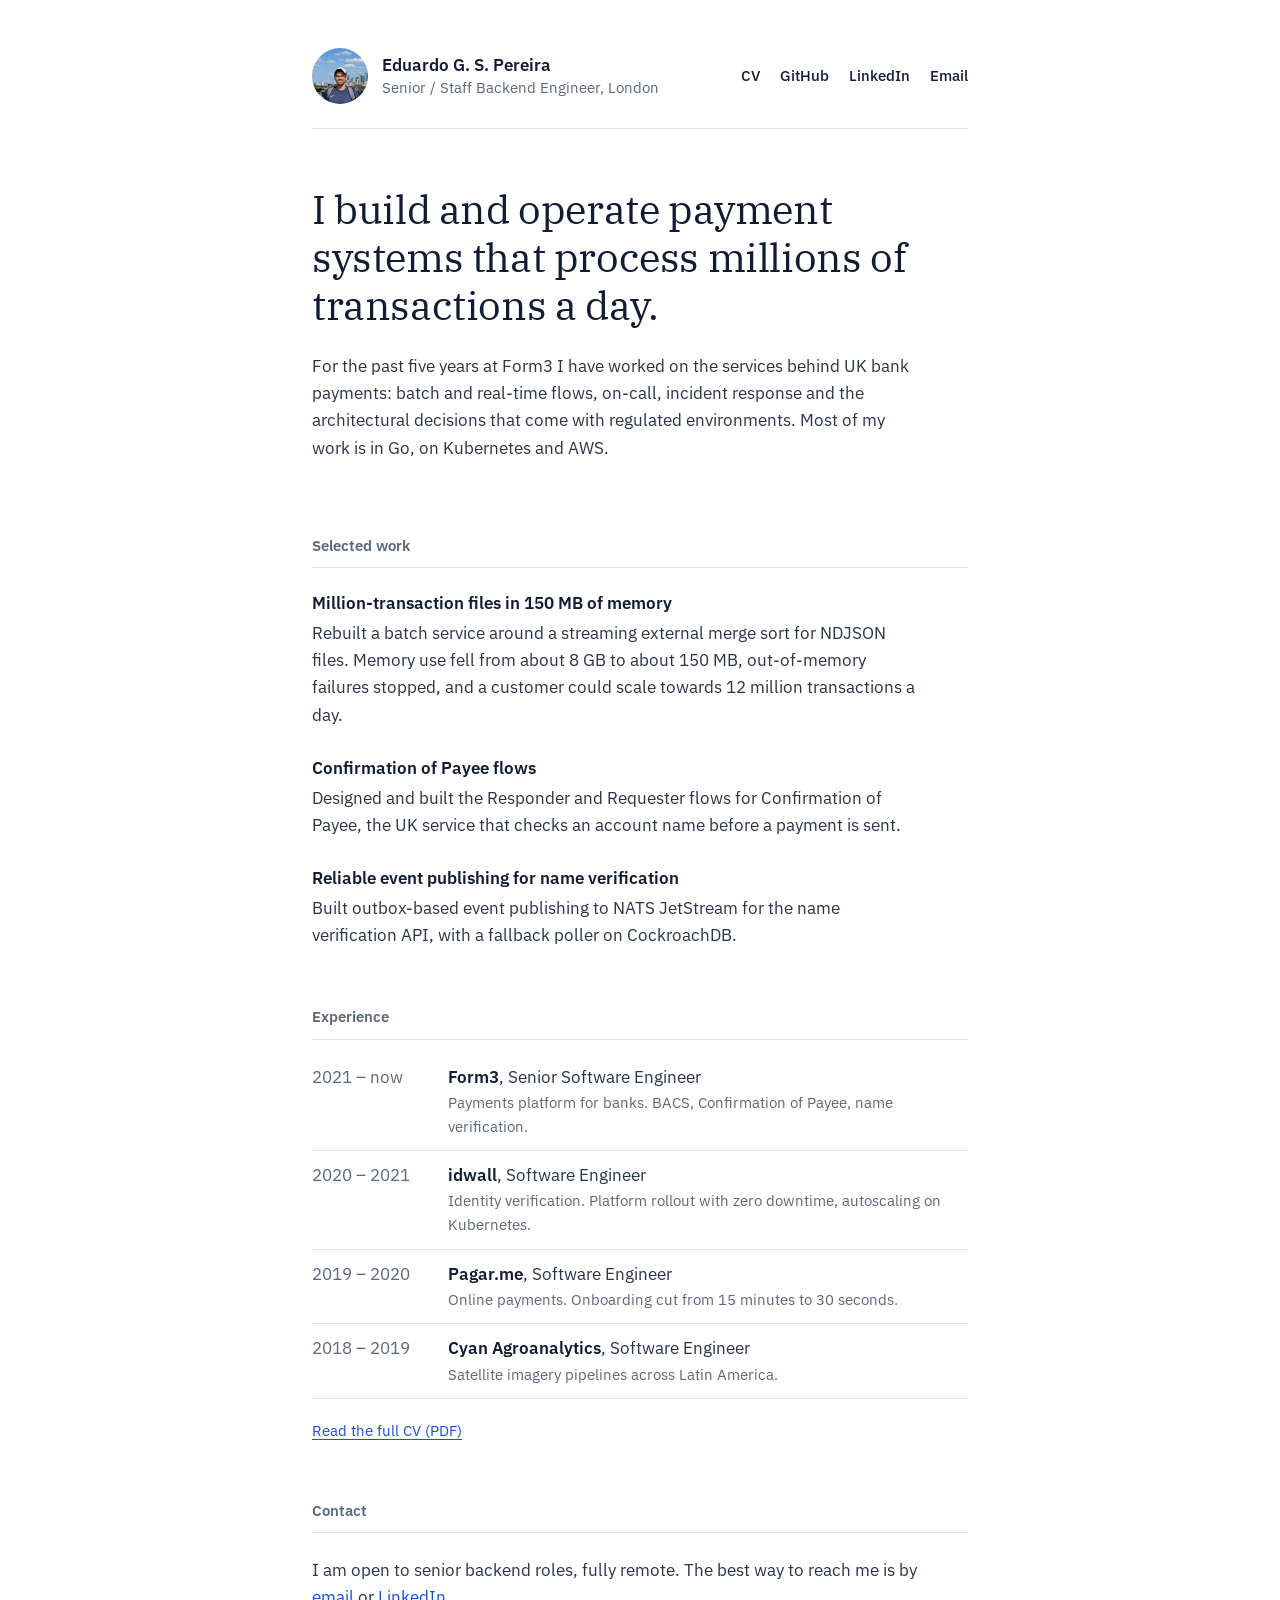
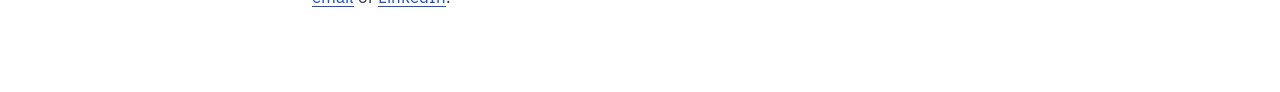
<file: index.html>
<!DOCTYPE html>
<html lang="en">
<head>
  <!-- Google tag (gtag.js) -->
  <script async src="https://www.googletagmanager.com/gtag/js?id=G-3CJ2CJSDPY"></script>
  <script>
    window.dataLayer = window.dataLayer || [];
    function gtag(){dataLayer.push(arguments);}
    gtag('js', new Date());

    gtag('config', 'G-3CJ2CJSDPY');
  </script>
  <meta charset="UTF-8">
  <meta name="viewport" content="width=device-width,initial-scale=1">
  <title>Eduardo G. S. Pereira &ndash; Senior Backend Engineer</title>
  <meta name="description" content="Senior backend engineer building payment systems that process millions of transactions a day. Go, Kubernetes and AWS.">
  <meta property="og:type" content="website">
  <meta property="og:url" content="https://eduardogspereira.github.io/">
  <meta property="og:title" content="Eduardo G. S. Pereira &ndash; Senior Backend Engineer">
  <meta property="og:description" content="Senior backend engineer building payment systems that process millions of transactions a day. Go, Kubernetes and AWS.">
  <meta property="og:image" content="https://eduardogspereira.github.io/assets/photo.jpg">
  <meta name="color-scheme" content="light dark">
  <link rel="preconnect" href="https://fonts.googleapis.com">
  <link rel="preconnect" href="https://fonts.gstatic.com" crossorigin>
  <link href="https://fonts.googleapis.com/css2?family=IBM+Plex+Sans:wght@400;500;600&family=IBM+Plex+Serif:wght@400;500&display=swap" rel="stylesheet">
  <link rel="stylesheet" href="style.css">
  <link rel="icon" href="assets/favicon.svg" type="image/svg+xml">
</head>
<body>
  <div class="page">

    <header class="masthead">
      <div class="identity">
        <img src="assets/photo.jpg" alt="" class="photo" width="56" height="56">
        <div>
          <h1>Eduardo G. S. Pereira</h1>
          <p class="role">Senior / Staff Backend Engineer, London</p>
        </div>
      </div>

      <nav class="nav" aria-label="Links">
        <a href="resume.pdf">CV</a>
        <a href="https://github.com/eduardogspereira">GitHub</a>
        <a href="https://www.linkedin.com/in/eduardogspereira/">LinkedIn</a>
        <a href="mailto:edu_vcd@hotmail.com">Email</a>
      </nav>
    </header>

    <main>
      <section class="intro">
        <p class="lede">
          I build and operate payment systems that process millions of transactions a day.
        </p>
        <p>
          For the past five years at Form3 I have worked on the services behind UK bank payments:
          batch and real-time flows, on-call, incident response and the architectural decisions
          that come with regulated environments. Most of my work is in Go, on Kubernetes and AWS.
        </p>
      </section>

      <section aria-labelledby="work">
        <h2 id="work">Selected work</h2>

        <article class="item">
          <h3>Million-transaction files in 150 MB of memory</h3>
          <p>
            Rebuilt a batch service around a streaming external merge sort for NDJSON files.
            Memory use fell from about 8 GB to about 150 MB, out-of-memory failures stopped,
            and a customer could scale towards 12 million transactions a day.
          </p>
        </article>

        <article class="item">
          <h3>Confirmation of Payee flows</h3>
          <p>
            Designed and built the Responder and Requester flows for Confirmation of Payee,
            the UK service that checks an account name before a payment is sent.
          </p>
        </article>

        <article class="item">
          <h3>Reliable event publishing for name verification</h3>
          <p>
            Built outbox-based event publishing to NATS JetStream for the name verification
            API, with a fallback poller on CockroachDB.
          </p>
        </article>
      </section>

      <section aria-labelledby="experience">
        <h2 id="experience">Experience</h2>

        <table class="history">
          <tbody>
            <tr>
              <th scope="row">2021 &ndash; now</th>
              <td><strong>Form3</strong>, Senior Software Engineer<span class="note">Payments platform for banks. BACS, Confirmation of Payee, name verification.</span></td>
            </tr>
            <tr>
              <th scope="row">2020 &ndash; 2021</th>
              <td><strong>idwall</strong>, Software Engineer<span class="note">Identity verification. Platform rollout with zero downtime, autoscaling on Kubernetes.</span></td>
            </tr>
            <tr>
              <th scope="row">2019 &ndash; 2020</th>
              <td><strong>Pagar.me</strong>, Software Engineer<span class="note">Online payments. Onboarding cut from 15 minutes to 30 seconds.</span></td>
            </tr>
            <tr>
              <th scope="row">2018 &ndash; 2019</th>
              <td><strong>Cyan Agroanalytics</strong>, Software Engineer<span class="note">Satellite imagery pipelines across Latin America.</span></td>
            </tr>
          </tbody>
        </table>

        <p class="more"><a href="resume.pdf">Read the full CV (PDF)</a></p>
      </section>

      <section aria-labelledby="contact">
        <h2 id="contact">Contact</h2>
        <p>
          I am open to senior backend roles, fully remote. The best way to reach me is by
          <a href="mailto:edu_vcd@hotmail.com">email</a> or
          <a href="https://www.linkedin.com/in/eduardogspereira/">LinkedIn</a>.
        </p>
      </section>
    </main>

  </div>
</body>
</html>
</file>
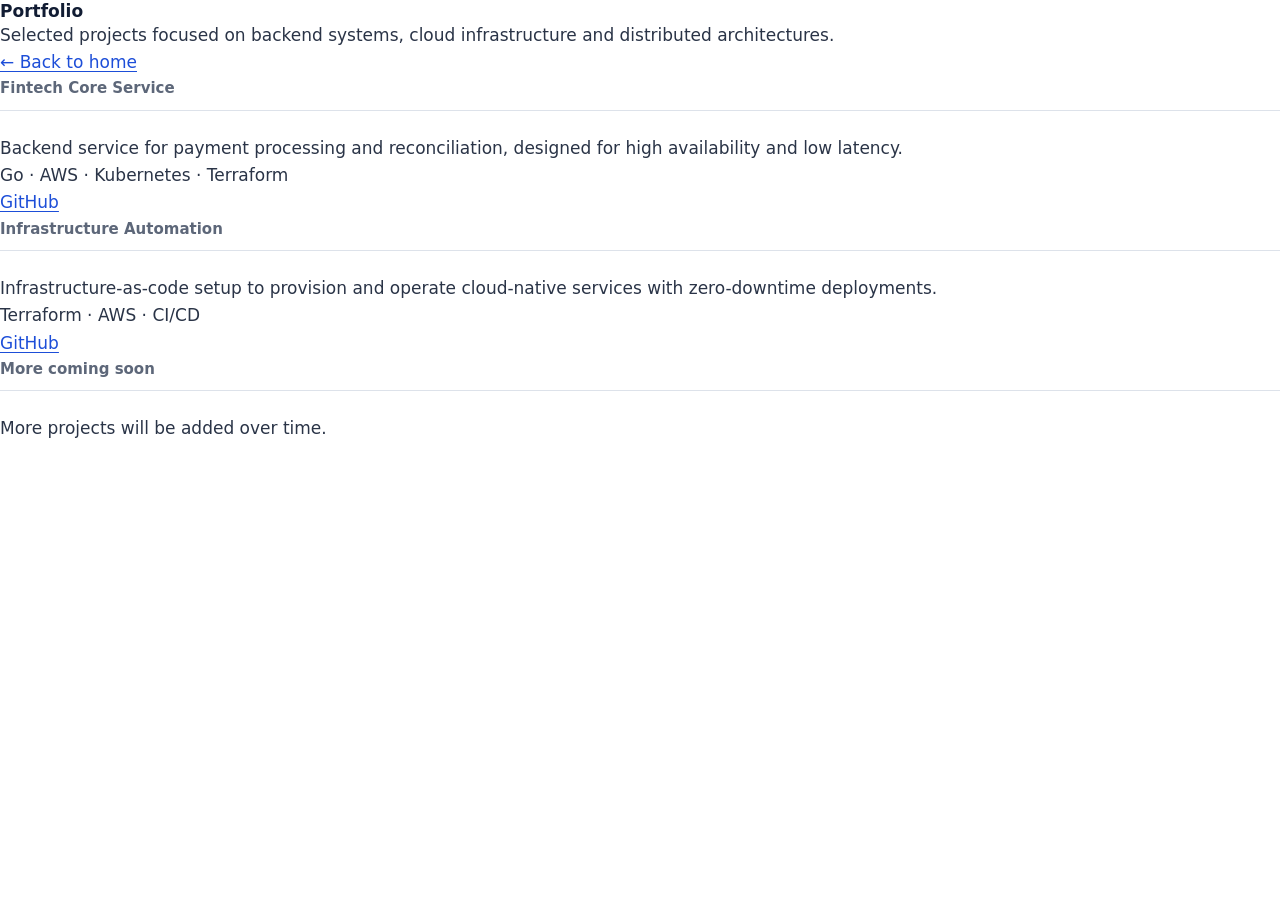
<file: portfolio.html>
<!DOCTYPE html>
<html lang="en">
<head>
    <!-- Google tag (gtag.js) -->
    <script async src="https://www.googletagmanager.com/gtag/js?id=G-3CJ2CJSDPY"></script>
    <script>
        window.dataLayer = window.dataLayer || [];
        function gtag(){dataLayer.push(arguments);}
        gtag('js', new Date());

        gtag('config', 'G-3CJ2CJSDPY');
    </script>
    <meta charset="UTF-8" />
    <meta name="viewport" content="width=device-width, initial-scale=1" />
    <title>Portfolio – Eduardo G. S. Pereira</title>

    <link rel="stylesheet" href="style.css" />
    <link rel="preconnect" href="https://fonts.googleapis.com">
    <link rel="preconnect" href="https://fonts.gstatic.com" crossorigin>
    <link href="https://fonts.googleapis.com/css2?family=Inter:wght@400;500;600&display=swap" rel="stylesheet">
    <link rel="icon" href="assets/favicon.svg" type="image/svg+xml">
</head>
<body>

<main class="container portfolio">

    <header class="portfolio-header">
        <h1>Portfolio</h1>
        <p class="portfolio-intro">
            Selected projects focused on backend systems, cloud infrastructure and distributed architectures.
        </p>

        <a href="index.html" class="back-link">← Back to home</a>
    </header>

    <section class="portfolio-grid">

        <article class="project-card">
            <h2>Fintech Core Service</h2>
            <p>
                Backend service for payment processing and reconciliation, designed for high availability and low latency.
            </p>
            <span class="stack">Go · AWS · Kubernetes · Terraform</span>
            <div class="project-links">
                <a href="#" target="_blank">GitHub</a>
            </div>
        </article>

        <article class="project-card">
            <h2>Infrastructure Automation</h2>
            <p>
                Infrastructure-as-code setup to provision and operate cloud-native services with zero-downtime deployments.
            </p>
            <span class="stack">Terraform · AWS · CI/CD</span>
            <div class="project-links">
                <a href="#" target="_blank">GitHub</a>
            </div>
        </article>

        <article class="project-card placeholder">
            <h2>More coming soon</h2>
            <p>
                More projects will be added over time.
            </p>
        </article>

    </section>

</main>

</body>
</html>
</file>
<file: style.css>
/* Tokens */
:root {
    --paper: #ffffff;
    --ink: #111c33;
    --text: #2a3447;
    --muted: #5d6779;
    --line: #dde2ea;
    --accent: #1d4ed8;

    --sans: "IBM Plex Sans", system-ui, -apple-system, "Segoe UI", Roboto, sans-serif;
    --serif: "IBM Plex Serif", Georgia, "Times New Roman", serif;
}

@media (prefers-color-scheme: dark) {
    :root {
        --paper: #161616;
        --ink: #f4f4f4;
        --text: #d2d2d2;
        --muted: #9c9c9c;
        --line: #2f2f2f;
        --accent: #8fb4ff;
    }
}

/* Base */
*,
*::before,
*::after {
    box-sizing: border-box;
}

html {
    -webkit-text-size-adjust: 100%;
}

body {
    margin: 0;
    background: var(--paper);
    color: var(--text);
    font-family: var(--sans);
    font-size: 1.0625rem;
    line-height: 1.6;
}

h1,
h2,
h3,
p {
    margin: 0;
}

a {
    color: var(--accent);
    text-decoration: underline;
    text-decoration-thickness: 1px;
    text-underline-offset: 0.18em;
}

a:hover {
    text-decoration-thickness: 2px;
}

a:focus-visible {
    outline: 2px solid var(--accent);
    outline-offset: 3px;
    border-radius: 2px;
}

/* Layout */
.page {
    max-width: 44rem;
    margin: 0 auto;
    padding: 3rem 1.5rem 5rem;
}

/* Masthead */
.masthead {
    display: flex;
    flex-wrap: wrap;
    align-items: center;
    justify-content: space-between;
    gap: 1rem 2rem;
    padding-bottom: 1.5rem;
    border-bottom: 1px solid var(--line);
}

.identity {
    display: flex;
    align-items: center;
    gap: 0.9rem;
}

.photo {
    width: 56px;
    height: 56px;
    border-radius: 50%;
    object-fit: cover;
}

h1 {
    font-size: 1.0625rem;
    font-weight: 600;
    color: var(--ink);
    line-height: 1.3;
}

.role {
    font-size: 0.9375rem;
    color: var(--muted);
    line-height: 1.4;
}

.nav {
    display: flex;
    flex-wrap: wrap;
    gap: 0.25rem 1.25rem;
    font-size: 0.9375rem;
    font-weight: 500;
}

.nav a {
    color: var(--ink);
    text-decoration: none;
}

.nav a:hover {
    color: var(--accent);
    text-decoration: underline;
}

/* Intro */
.intro {
    padding: 3.5rem 0 1rem;
}

.lede {
    font-family: var(--serif);
    font-size: clamp(1.75rem, 1.1rem + 2.6vw, 2.5rem);
    line-height: 1.2;
    letter-spacing: -0.01em;
    color: var(--ink);
    max-width: 20em;
    margin-bottom: 1.5rem;
}

.intro p:not(.lede) {
    max-width: 38rem;
}

/* Sections */
section[aria-labelledby] {
    margin-top: 3.5rem;
}

h2 {
    font-size: 0.9375rem;
    font-weight: 600;
    color: var(--muted);
    padding-bottom: 0.6rem;
    border-bottom: 1px solid var(--line);
    margin-bottom: 1.5rem;
}

section[aria-labelledby] > p {
    max-width: 38rem;
}

/* Selected work */
.item {
    max-width: 38rem;
}

.item + .item {
    margin-top: 1.75rem;
}

h3 {
    font-size: 1.0625rem;
    font-weight: 600;
    color: var(--ink);
    line-height: 1.35;
    margin-bottom: 0.3rem;
}

/* Experience */
.history {
    width: 100%;
    border-collapse: collapse;
}

.history th,
.history td {
    padding: 0.7rem 0;
    vertical-align: top;
    text-align: left;
    border-bottom: 1px solid var(--line);
}

.history tr:first-child th,
.history tr:first-child td {
    padding-top: 0;
}

.history th {
    width: 8.5rem;
    font-weight: 400;
    color: var(--muted);
    font-variant-numeric: tabular-nums;
    white-space: nowrap;
}

.history strong {
    font-weight: 600;
    color: var(--ink);
}

.note {
    display: block;
    font-size: 0.9375rem;
    color: var(--muted);
}

.more {
    margin-top: 1.25rem;
    font-size: 0.9375rem;
}

/* Small screens */
@media (max-width: 34rem) {
    .page {
        padding: 2rem 1.25rem 4rem;
    }

    .intro {
        padding-top: 2.5rem;
    }

    .history th,
    .history td {
        display: block;
        width: auto;
    }

    .history th {
        padding-bottom: 0;
        border-bottom: 0;
        font-size: 0.9375rem;
    }

    .history td {
        padding-top: 0.15rem;
    }

    .history tr:first-child td {
        padding-top: 0.15rem;
    }
}

/* Print */
@media print {
    .nav {
        display: none;
    }
}
</file>
